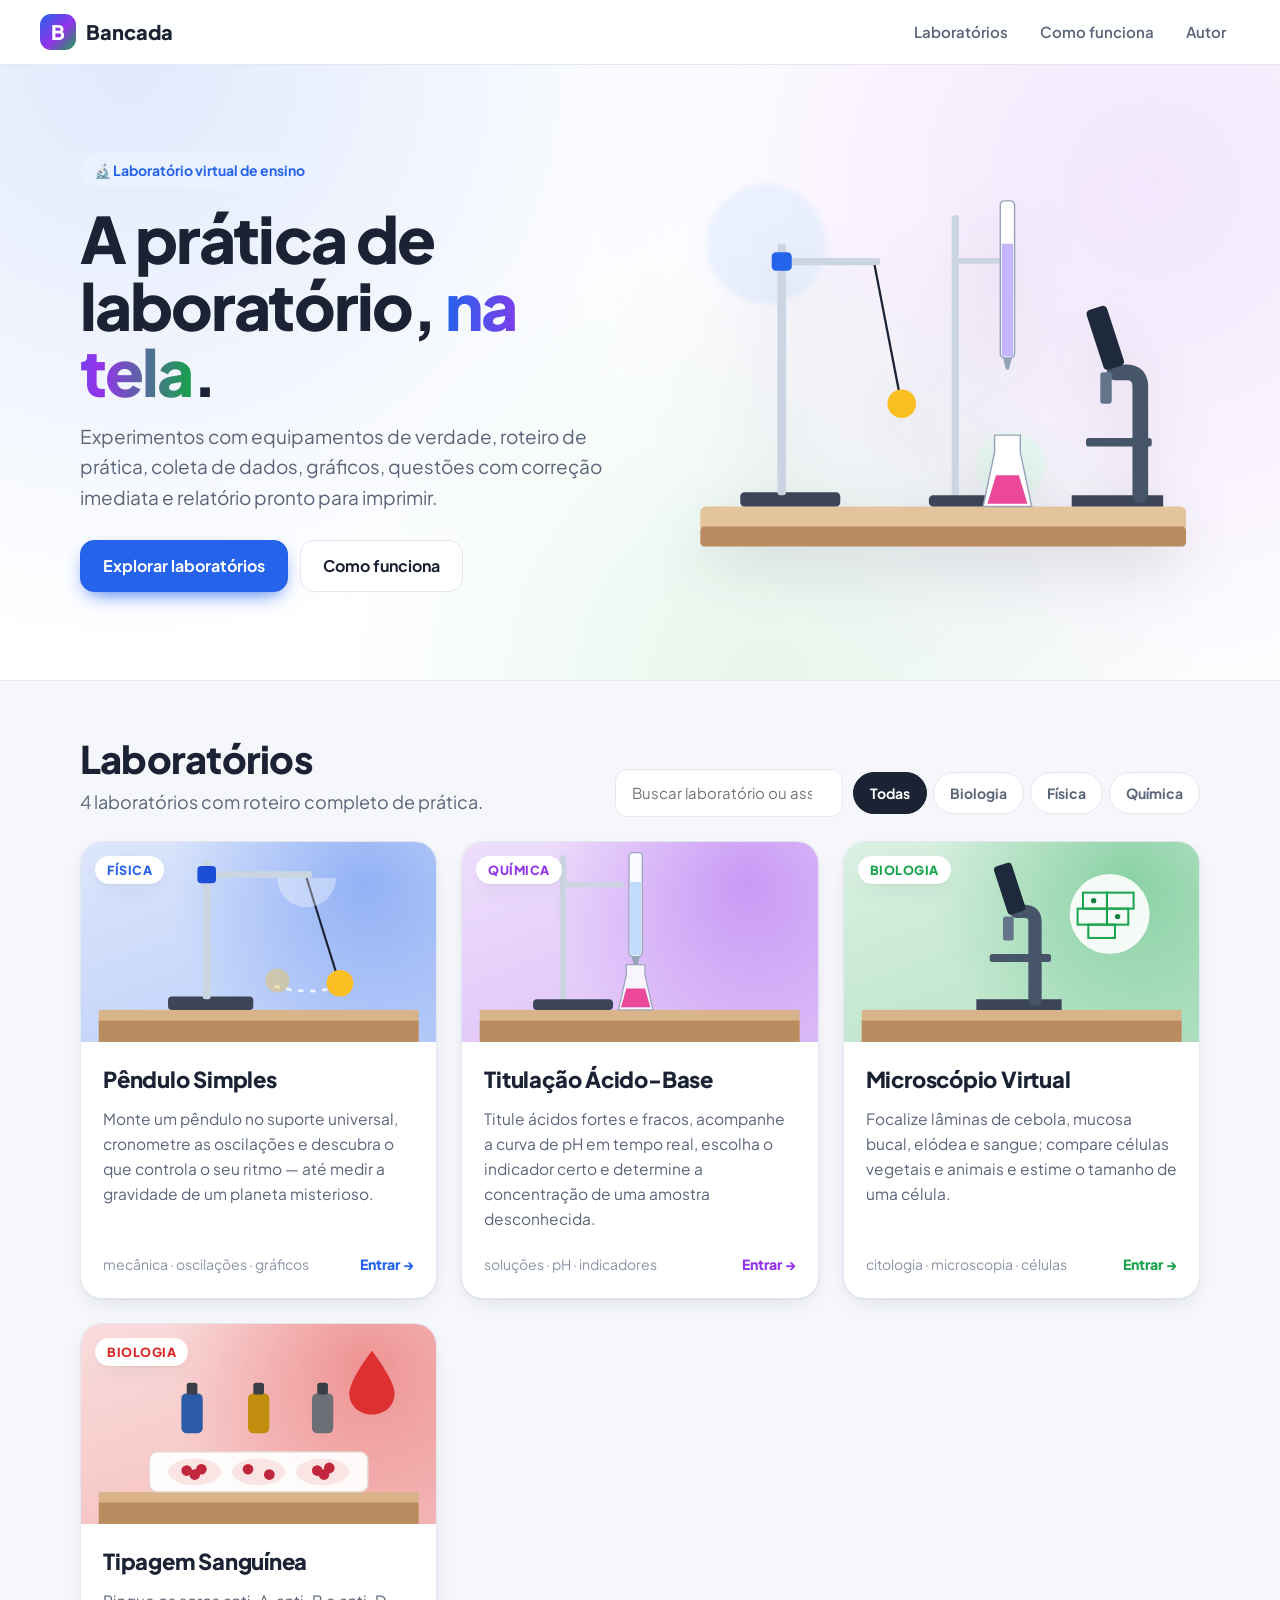
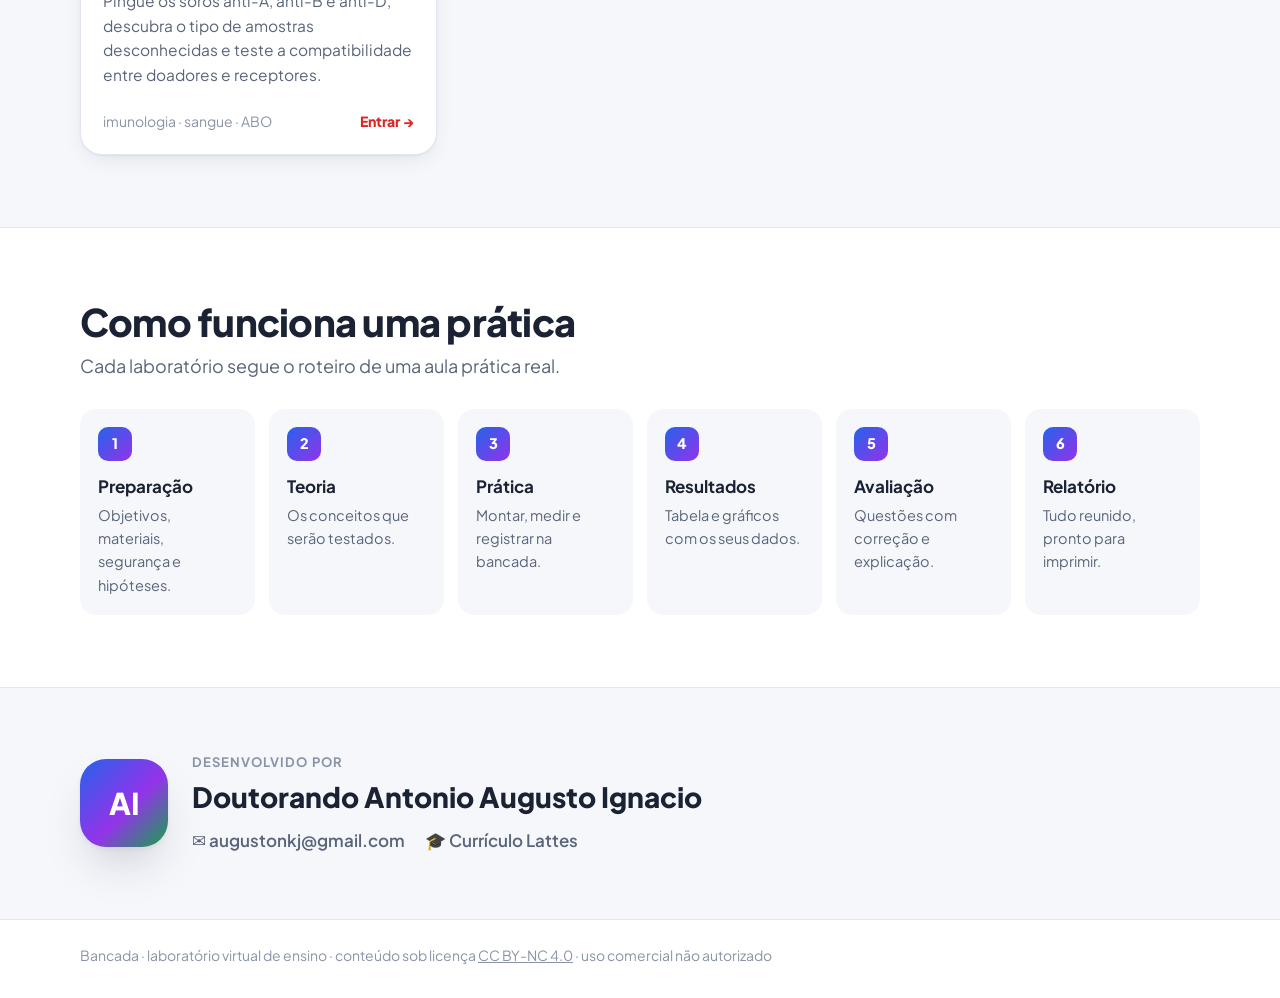
<file: index.html>
<!doctype html>
<html lang="pt-BR">
<head>
  <meta charset="utf-8">
  <meta name="viewport" content="width=device-width, initial-scale=1, viewport-fit=cover">
  <title>Bancada — Laboratório Virtual de Ensino</title>
  <meta name="description" content="Bancada: laboratórios virtuais de Ciências com roteiro de prática, simulações realistas, questões e relatório .">
  <link rel="icon" href="data:image/svg+xml,%3Csvg xmlns='http://www.w3.org/2000/svg' viewBox='0 0 32 32'%3E%3Crect width='32' height='32' rx='8' fill='%232563eb'/%3E%3Ctext x='16' y='22' text-anchor='middle' font-family='Arial' font-weight='700' font-size='17' fill='white'%3EB%3C/text%3E%3C/svg%3E">
  <link rel="preconnect" href="https://fonts.googleapis.com">
  <link rel="preconnect" href="https://fonts.gstatic.com" crossorigin>
  <link href="https://fonts.googleapis.com/css2?family=Plus+Jakarta+Sans:wght@400;500;600;700;800&display=swap" rel="stylesheet">
  <link rel="stylesheet" href="css/estilo.css">
</head>
<body>
  <header class="topo">
    <a class="marca" href="./"><span class="marca__logo">B</span>Bancada</a>
    <nav class="topo__links">
      <a href="#laboratorios">Laboratórios</a>
      <a href="#como-funciona">Como funciona</a>
      <a href="#autor">Autor</a>
    </nav>
  </header>

  <section class="heroi">
    <div class="heroi__dentro">
      <div class="heroi__texto">
        <span class="selo">🔬 Laboratório virtual de ensino</span>
        <h1>A prática de laboratório, <span class="destaque">na tela</span>.</h1>
        <p>Experimentos com equipamentos de verdade, roteiro de prática, coleta de dados, gráficos, questões com correção imediata e relatório pronto para imprimir.</p>
        <div class="heroi__acoes">
          <a class="botao botao--primario" href="#laboratorios">Explorar laboratórios</a>
          <a class="botao" href="#como-funciona">Como funciona</a>
        </div>
      </div>
      <div class="heroi__arte" aria-hidden="true">
        <div class="bolha bolha--1"></div><div class="bolha bolha--2"></div><div class="bolha bolha--3"></div>
        <svg viewBox="0 0 360 300">
          <rect x="10" y="244" width="340" height="18" rx="4" fill="#e4c49c"/><rect x="10" y="258" width="340" height="14" rx="3" fill="#b88c5e"/>
          <!-- pêndulo -->
          <rect x="38" y="234" width="70" height="10" rx="3" fill="#3b4557"/><rect x="64" y="60" width="6" height="176" rx="2" fill="#cbd5e1"/>
          <rect x="66" y="70" width="70" height="5" rx="2" fill="#cbd5e1"/><rect x="60" y="66" width="14" height="13" rx="3" fill="#2563eb"/>
          <path d="M132 75 L150 168" stroke="#1a2233" stroke-width="1.6"/><circle cx="151" cy="172" r="10" fill="#fbbf24"/>
          <!-- bureta e erlenmeyer -->
          <rect x="186" y="40" width="5" height="204" rx="2" fill="#cbd5e1"/><rect x="170" y="236" width="44" height="8" rx="3" fill="#3b4557"/>
          <rect x="188" y="70" width="34" height="4" rx="2" fill="#cbd5e1"/>
          <rect x="220" y="30" width="10" height="110" rx="3" fill="#fff" stroke="#94a3b8"/><rect x="221" y="60" width="8" height="79" fill="#c4b5fd"/>
          <path d="M222 140 h6 l-2 8 h-2 z" fill="#94a3b8"/>
          <path d="M208 244 L216 206 V194 h18 v12 L242 244 Z" fill="#fff" stroke="#94a3b8"/><path d="M211 242 L217 222 h16 L239 242 Z" fill="#ec4899"/>
          <!-- microscópio -->
          <path d="M270 244 h64 v-8 h-64 z" fill="#3b4557"/><path d="M318 236 V160 q0-10 -10-10 h-8" fill="none" stroke="#475569" stroke-width="11" stroke-linecap="round"/>
          <rect x="280" y="196" width="46" height="6" rx="2" fill="#475569"/><rect x="286" y="104" width="15" height="44" rx="3" fill="#1e293b" transform="rotate(-18 293 126)"/>
          <rect x="290" y="150" width="8" height="22" rx="2" fill="#64748b"/>
        </svg>
      </div>
    </div>
  </section>

  <main class="secao-dentro" id="laboratorios">
    <div class="lista-cabeca">
      <div>
        <h2>Laboratórios</h2>
        <p class="subtitulo" id="contagem"></p>
      </div>
      <div class="controles">
        <label class="busca"><span class="sr">Buscar</span>
          <input id="busca" type="search" placeholder="Buscar laboratório ou assunto…" autocomplete="off">
        </label>
        <div class="filtros" id="filtros" role="group" aria-label="Filtrar por disciplina"></div>
      </div>
    </div>
    <div class="grade" id="grade" aria-live="polite"></div>
    <p class="vazio" id="vazio" hidden>Nenhum laboratório encontrado.</p>
  </main>

  <section class="como" id="como-funciona">
    <div class="secao-dentro">
      <h2>Como funciona uma prática</h2>
      <p class="subtitulo">Cada laboratório segue o roteiro de uma aula prática real.</p>
      <ol class="passos">
        <li><span>1</span><b>Preparação</b>Objetivos, materiais, segurança e hipóteses.</li>
        <li><span>2</span><b>Teoria</b>Os conceitos que serão testados.</li>
        <li><span>3</span><b>Prática</b>Montar, medir e registrar na bancada.</li>
        <li><span>4</span><b>Resultados</b>Tabela e gráficos com os seus dados.</li>
        <li><span>5</span><b>Avaliação</b>Questões com correção e explicação.</li>
        <li><span>6</span><b>Relatório</b>Tudo reunido, pronto para imprimir.</li>
      </ol>
    </div>
  </section>

  <section class="autor" id="autor">
    <div class="secao-dentro autor__cartao">
      <div class="autor__avatar" aria-hidden="true">AI</div>
      <div>
        <p class="autor__rotulo">Desenvolvido por</p>
        <p class="autor__nome">Doutorando Antonio Augusto Ignacio</p>
        <p class="autor__contatos">
          <a href="mailto:augustonkj@gmail.com">✉ augustonkj@gmail.com</a>
          <a href="http://lattes.cnpq.br/4063776675134292" target="_blank" rel="noopener">🎓 Currículo Lattes</a>
        </p>
      </div>
    </div>
  </section>

  <footer class="rodape">
    <div class="secao-dentro">
      <p>Bancada · laboratório virtual de ensino · conteúdo sob licença
        <a href="https://creativecommons.org/licenses/by-nc/4.0/deed.pt-br" target="_blank" rel="noopener license">CC BY-NC 4.0</a> · uso comercial não autorizado</p>
    </div>
  </footer>

  <script src="js/projetos.js"></script>
  <script src="js/app.js"></script>
</body>
</html>
</file>
<file: css/estilo.css>
/* ============================================================
 *  Bancada — página principal
 * ============================================================ */
:root {
  --fundo: #f5f7fb;
  --superficie: #ffffff;
  --superficie-2: #f0f3f9;
  --tinta: #1a2233;
  --tinta-suave: #5a6579;
  --tinta-fraca: #8a94a6;
  --linha: #e2e7f0;
  --azul: #2563eb;
  --roxo: #9333ea;
  --verde: #16a34a;
  --sombra: 0 1px 2px rgba(26, 34, 51, 0.06), 0 8px 24px -8px rgba(26, 34, 51, 0.12);
  --sombra-forte: 0 2px 4px rgba(26, 34, 51, 0.06), 0 24px 48px -16px rgba(26, 34, 51, 0.25);
  color-scheme: light;
}

*, *::before, *::after { box-sizing: border-box; }
html { scroll-behavior: smooth; }
body {
  margin: 0;
  font-family: "Plus Jakarta Sans", system-ui, -apple-system, "Segoe UI", sans-serif;
  font-size: 17px;
  line-height: 1.6;
  color: var(--tinta);
  background: var(--fundo);
}
img, svg { max-width: 100%; }
[hidden] { display: none !important; }
a { color: var(--azul); }
.sr { position: absolute; width: 1px; height: 1px; overflow: hidden; clip: rect(0 0 0 0); white-space: nowrap; }

.secao-dentro { max-width: 1200px; margin: 0 auto; padding-inline: clamp(16px, 4vw, 40px); }
h2 { margin: 0; font-size: clamp(28px, 4vw, 38px); font-weight: 800; letter-spacing: -0.02em; line-height: 1.15; }
.subtitulo { margin: 8px 0 0; color: var(--tinta-suave); font-size: 18px; }

/* ---------- Botões ---------- */
.botao {
  display: inline-flex;
  align-items: center;
  justify-content: center;
  gap: 8px;
  padding: 12px 22px;
  font: inherit;
  font-weight: 700;
  font-size: 16px;
  color: var(--tinta);
  text-decoration: none;
  background: var(--superficie);
  border: 1.5px solid var(--linha);
  border-radius: 14px;
  cursor: pointer;
}
.botao:hover { border-color: var(--tinta-fraca); }
.botao--primario { color: #fff; background: var(--azul); border-color: var(--azul); box-shadow: 0 8px 20px -8px var(--azul); }
.botao--primario:hover { background: #1d4ed8; border-color: #1d4ed8; }

/* ---------- Topo ---------- */
.topo {
  position: sticky;
  top: 0;
  z-index: 10;
  display: flex;
  align-items: center;
  justify-content: space-between;
  gap: 16px;
  padding: 12px clamp(16px, 4vw, 40px);
  padding-top: calc(12px + env(safe-area-inset-top, 0px));
  background: rgba(255, 255, 255, 0.9);
  backdrop-filter: blur(10px);
  border-bottom: 1px solid var(--linha);
}
.marca { display: flex; align-items: center; gap: 10px; font-weight: 800; font-size: 20px; color: var(--tinta); text-decoration: none; }
.marca__logo {
  width: 36px; height: 36px;
  display: grid; place-items: center;
  color: #fff;
  border-radius: 11px;
  background: linear-gradient(135deg, var(--azul), var(--roxo) 55%, var(--verde));
}
.topo__links { display: flex; gap: 4px; }
.topo__links a { padding: 8px 14px; font-weight: 600; font-size: 15px; color: var(--tinta-suave); text-decoration: none; border-radius: 10px; }
.topo__links a:hover { color: var(--tinta); background: var(--superficie-2); }

/* ---------- Herói ---------- */
.heroi {
  overflow: hidden;
  background:
    radial-gradient(circle at 10% 0%, rgba(37, 99, 235, 0.14), transparent 45%),
    radial-gradient(circle at 90% 20%, rgba(147, 51, 234, 0.12), transparent 45%),
    radial-gradient(circle at 60% 100%, rgba(22, 163, 74, 0.1), transparent 45%),
    #fff;
  border-bottom: 1px solid var(--linha);
}
.heroi__dentro {
  display: grid;
  grid-template-columns: minmax(0, 1.1fr) minmax(0, 1fr);
  align-items: center;
  gap: 40px;
  max-width: 1200px;
  margin: 0 auto;
  padding: clamp(40px, 7vw, 88px) clamp(16px, 4vw, 40px);
}
.selo {
  display: inline-block;
  padding: 6px 14px;
  font-size: 14px;
  font-weight: 700;
  color: var(--azul);
  background: #eaf1ff;
  border-radius: 999px;
}
.heroi h1 { margin: 18px 0 16px; font-size: clamp(38px, 6vw, 64px); line-height: 1.04; letter-spacing: -0.03em; font-weight: 800; }
.destaque { background: linear-gradient(90deg, var(--azul), var(--roxo), var(--verde)); -webkit-background-clip: text; background-clip: text; color: transparent; }
.heroi__texto p { max-width: 52ch; margin: 0; font-size: 19px; color: var(--tinta-suave); }
.heroi__acoes { display: flex; flex-wrap: wrap; gap: 12px; margin-top: 28px; }
.heroi__arte { position: relative; }
.heroi__arte svg { position: relative; display: block; width: 100%; filter: drop-shadow(0 20px 30px rgba(26, 34, 51, 0.12)); }
.bolha { position: absolute; border-radius: 50%; filter: blur(2px); opacity: 0.5; }
.bolha--1 { width: 120px; height: 120px; left: 4%; top: 6%; background: #dbeafe; }
.bolha--2 { width: 90px; height: 90px; right: 8%; top: 0; background: #f3e8ff; }
.bolha--3 { width: 70px; height: 70px; right: 30%; bottom: 20%; background: #dcfce7; }

/* ---------- Lista de laboratórios ---------- */
#laboratorios { padding-top: 56px; padding-bottom: 72px; scroll-margin-top: 70px; }
.lista-cabeca { display: flex; flex-wrap: wrap; align-items: flex-end; justify-content: space-between; gap: 20px; margin-bottom: 24px; }
.controles { display: flex; flex-wrap: wrap; gap: 10px; align-items: center; }
.busca input {
  width: min(280px, 100%);
  padding: 11px 16px;
  font: inherit;
  font-size: 15px;
  color: var(--tinta);
  background: var(--superficie);
  border: 1.5px solid var(--linha);
  border-radius: 12px;
}
.busca input:focus { outline: none; border-color: var(--azul); box-shadow: 0 0 0 3px #dbeafe; }
.filtros { display: flex; flex-wrap: wrap; gap: 6px; }
.filtro {
  padding: 9px 16px;
  font: inherit;
  font-size: 14px;
  font-weight: 700;
  color: var(--tinta-suave);
  background: var(--superficie);
  border: 1.5px solid var(--linha);
  border-radius: 999px;
  cursor: pointer;
}
.filtro[aria-pressed="true"] { color: #fff; background: var(--cor, var(--tinta)); border-color: var(--cor, var(--tinta)); }

.grade { display: grid; grid-template-columns: repeat(auto-fill, minmax(min(100%, 330px), 1fr)); gap: 24px; }

.lab {
  --cor: var(--azul);
  display: flex;
  flex-direction: column;
  overflow: hidden;
  color: inherit;
  text-decoration: none;
  background: var(--superficie);
  border: 1px solid var(--linha);
  border-radius: 22px;
  box-shadow: var(--sombra);
  transition: transform 0.18s ease, box-shadow 0.18s ease;
}
.lab:hover, .lab:focus-visible { transform: translateY(-4px); box-shadow: var(--sombra-forte); outline: none; }
.lab__arte {
  position: relative;
  aspect-ratio: 16 / 9;
  background:
    radial-gradient(circle at 80% 20%, color-mix(in srgb, var(--cor) 35%, transparent), transparent 60%),
    linear-gradient(160deg, color-mix(in srgb, var(--cor) 16%, white), color-mix(in srgb, var(--cor) 32%, white));
}
.lab__arte svg { position: absolute; inset: 0; width: 100%; height: 100%; }
.lab__area {
  position: absolute;
  left: 14px; top: 14px;
  padding: 4px 12px;
  font-size: 12.5px;
  font-weight: 800;
  letter-spacing: 0.04em;
  text-transform: uppercase;
  color: var(--cor);
  background: #fff;
  border-radius: 999px;
  box-shadow: var(--sombra);
}
.lab__status {
  position: absolute;
  right: 14px; top: 14px;
  padding: 4px 10px;
  font-size: 12px;
  font-weight: 700;
  color: #92400e;
  background: #fef3c7;
  border-radius: 999px;
}
.lab__corpo { display: flex; flex-direction: column; flex: 1; gap: 10px; padding: 20px 22px 22px; }
.lab__corpo h3 { margin: 0; font-size: 22px; font-weight: 800; letter-spacing: -0.01em; }
.lab__corpo p { margin: 0; color: var(--tinta-suave); font-size: 15.5px; }
.lab__rodape { display: flex; align-items: center; justify-content: space-between; margin-top: auto; padding-top: 12px; font-size: 14px; color: var(--tinta-fraca); }
.lab__entrar { font-weight: 800; color: var(--cor); }
.vazio { padding: 40px 0; text-align: center; color: var(--tinta-suave); }

/* ---------- Como funciona ---------- */
.como { padding: 72px 0; background: #fff; border-block: 1px solid var(--linha); scroll-margin-top: 70px; }
.passos { display: grid; grid-template-columns: repeat(auto-fit, minmax(min(100%, 170px), 1fr)); gap: 14px; margin: 28px 0 0; padding: 0; list-style: none; }
.passos li { display: flex; flex-direction: column; gap: 4px; padding: 18px; font-size: 14.5px; color: var(--tinta-suave); background: var(--fundo); border-radius: 16px; }
.passos li b { font-size: 17px; color: var(--tinta); }
.passos li span {
  width: 34px; height: 34px;
  display: grid; place-items: center;
  margin-bottom: 8px;
  font-weight: 800;
  color: #fff;
  border-radius: 10px;
  background: linear-gradient(135deg, var(--azul), var(--roxo));
}

/* ---------- Autor ---------- */
.autor { padding: 64px 0; scroll-margin-top: 70px; }
.autor__cartao { display: flex; align-items: center; gap: 24px; flex-wrap: wrap; }
.autor__avatar {
  width: 88px; height: 88px;
  display: grid; place-items: center;
  font-size: 30px;
  font-weight: 800;
  color: #fff;
  border-radius: 26px;
  background: linear-gradient(135deg, var(--azul), var(--roxo) 55%, var(--verde));
  box-shadow: var(--sombra-forte);
}
.autor__rotulo { margin: 0; font-size: 13px; font-weight: 700; letter-spacing: 0.08em; text-transform: uppercase; color: var(--tinta-fraca); }
.autor__nome { margin: 2px 0 8px; font-size: clamp(22px, 3vw, 28px); font-weight: 800; }
.autor__contatos { display: flex; flex-wrap: wrap; gap: 8px 20px; margin: 0; }
.autor__contatos a { font-weight: 600; color: var(--tinta-suave); text-decoration: none; }
.autor__contatos a:hover { color: var(--azul); }

/* ---------- Rodapé ---------- */
.rodape { padding: 24px 0 32px; font-size: 14px; color: var(--tinta-fraca); border-top: 1px solid var(--linha); background: #fff; }
.rodape p { margin: 0; }
.rodape a { color: inherit; }

@media (max-width: 860px) {
  .heroi__dentro { grid-template-columns: minmax(0, 1fr); }
  .heroi__arte { max-width: 420px; }
  .topo__links { display: none; }
}
@media (prefers-reduced-motion: reduce) {
  html { scroll-behavior: auto; }
  .lab { transition: none; }
}
</file>
